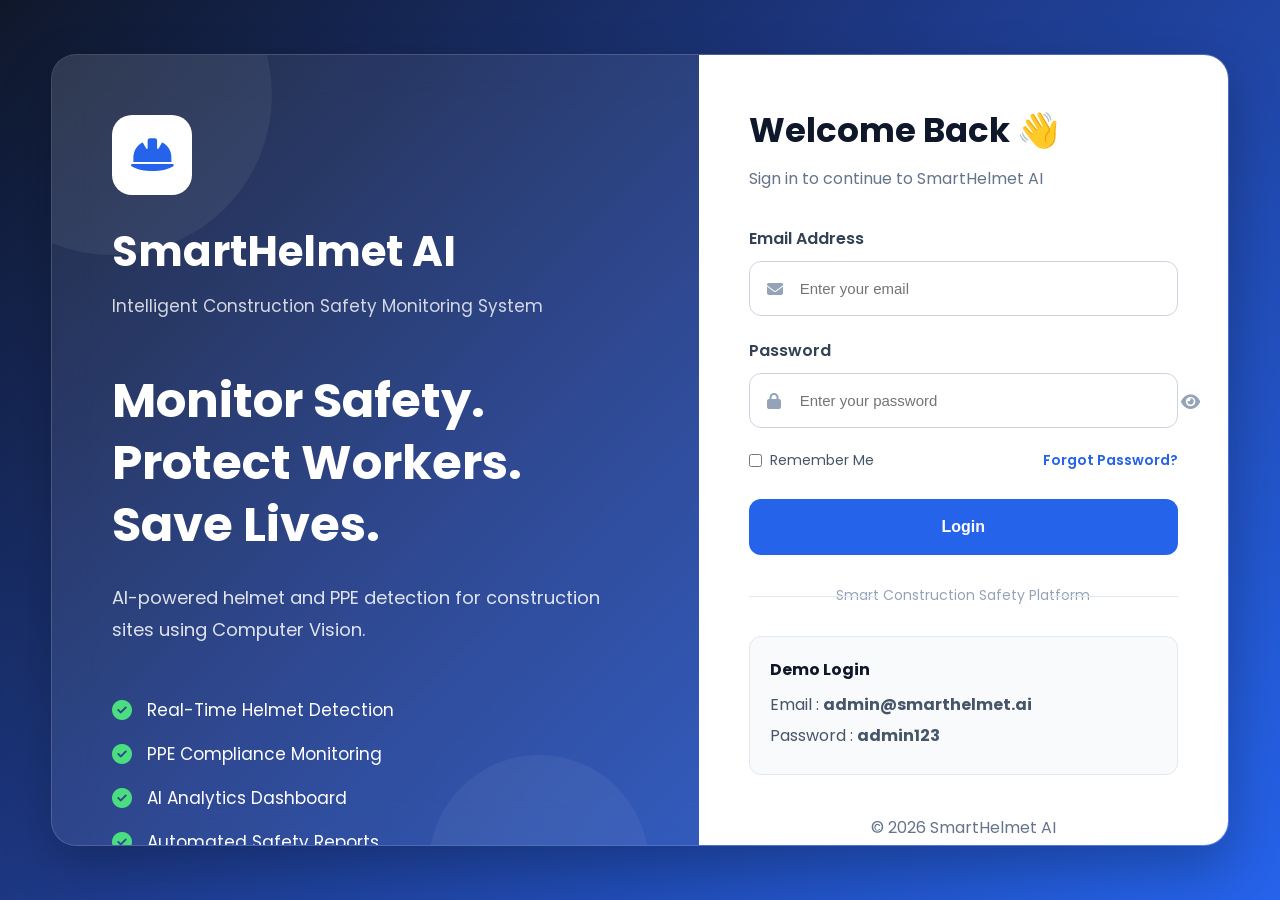
<file: frontend/pages/index.html>
<!DOCTYPE html>
<html lang="en">

<head>

    <meta charset="UTF-8">

    <meta name="viewport"
          content="width=device-width, initial-scale=1.0">

    <title>SmartHelmet AI | Login</title>

    <!-- CSS -->

    <link rel="stylesheet" href="../css/login.css">

    <!-- Font Awesome -->

    <link rel="stylesheet"
          href="https://cdnjs.cloudflare.com/ajax/libs/font-awesome/6.6.0/css/all.min.css">

    <!-- Google Fonts -->

    <link rel="preconnect" href="https://fonts.googleapis.com">

    <link rel="preconnect"
          href="https://fonts.gstatic.com"
          crossorigin>

    <link href="https://fonts.googleapis.com/css2?family=Poppins:wght@300;400;500;600;700&display=swap"
          rel="stylesheet">

</head>

<body>

<div class="login-container">

    <!-- Left Side -->

    <div class="login-left">

        <div class="brand">

            <div class="logo">

                <i class="fa-solid fa-helmet-safety"></i>

            </div>

            <h1>SmartHelmet AI</h1>

            <p>

                Intelligent Construction Safety Monitoring System

            </p>

        </div>

        <div class="hero-content">

            <h2>

                Monitor Safety.<br>

                Protect Workers.<br>

                Save Lives.

            </h2>

            <p>

                AI-powered helmet and PPE detection for
                construction sites using Computer Vision.

            </p>

        </div>

        <div class="feature-list">

            <div class="feature">

                <i class="fa-solid fa-circle-check"></i>

                <span>Real-Time Helmet Detection</span>

            </div>

            <div class="feature">

                <i class="fa-solid fa-circle-check"></i>

                <span>PPE Compliance Monitoring</span>

            </div>

            <div class="feature">

                <i class="fa-solid fa-circle-check"></i>

                <span>AI Analytics Dashboard</span>

            </div>

            <div class="feature">

                <i class="fa-solid fa-circle-check"></i>

                <span>Automated Safety Reports</span>

            </div>

        </div>

    </div>

    <!-- Right Side -->

    <div class="login-right">

        <div class="login-card">

            <h2>

                Welcome Back 👋

            </h2>

            <p>

                Sign in to continue to SmartHelmet AI

            </p>

            <form id="loginForm">

                <div class="input-group">

                    <label>Email Address</label>

                    <div class="input-box">

                        <i class="fa-solid fa-envelope"></i>

                        <input
                            type="email"
                            id="email"
                            placeholder="Enter your email"
                            required>

                    </div>

                </div>

                <div class="input-group">

                    <label>Password</label>

                    <div class="input-box">

                        <i class="fa-solid fa-lock"></i>

                        <input
                            type="password"
                            id="password"
                            placeholder="Enter your password"
                            required>

                        <button
                            type="button"
                            id="togglePassword"
                            class="eye-btn">

                            <i class="fa-solid fa-eye"></i>

                        </button>

                    </div>

                </div>

                                <!-- Remember Me + Forgot Password -->

                <div class="login-options">

                    <label class="remember-me">

                        <input
                            type="checkbox"
                            id="rememberMe"
                        >

                        <span>Remember Me</span>

                    </label>

                    <a
                        href="#"
                        id="forgotPassword"
                    >

                        Forgot Password?

                    </a>

                </div>

                <!-- Login Button -->

                <button
                    type="submit"
                    class="login-btn"
                    id="loginBtn"
                >

                    <span id="loginText">

                        Login

                    </span>

                    <span
                        id="loadingSpinner"
                        class="spinner hidden"
                    >

                        <i class="fa-solid fa-spinner fa-spin"></i>

                    </span>

                </button>

            </form>

            <!-- Divider -->

            <div class="divider">

                <span>Smart Construction Safety Platform</span>

            </div>

            <!-- Demo Credentials -->

            <div class="demo-box">

                <h4>

                    Demo Login

                </h4>

                <p>

                    Email :
                    <strong>admin@smarthelmet.ai</strong>

                </p>

                <p>

                    Password :
                    <strong>admin123</strong>

                </p>

            </div>

        </div>

        <!-- Footer -->

        <div class="login-footer">

            <p>

                © 2026 SmartHelmet AI

            </p>

            <small>

                Powered by FastAPI • YOLO • SQLite

            </small>

        </div>

    </div>

</div>

<!-- JavaScript -->

<script src="../js/login.js"></script> 

</body>

</html>
</file>
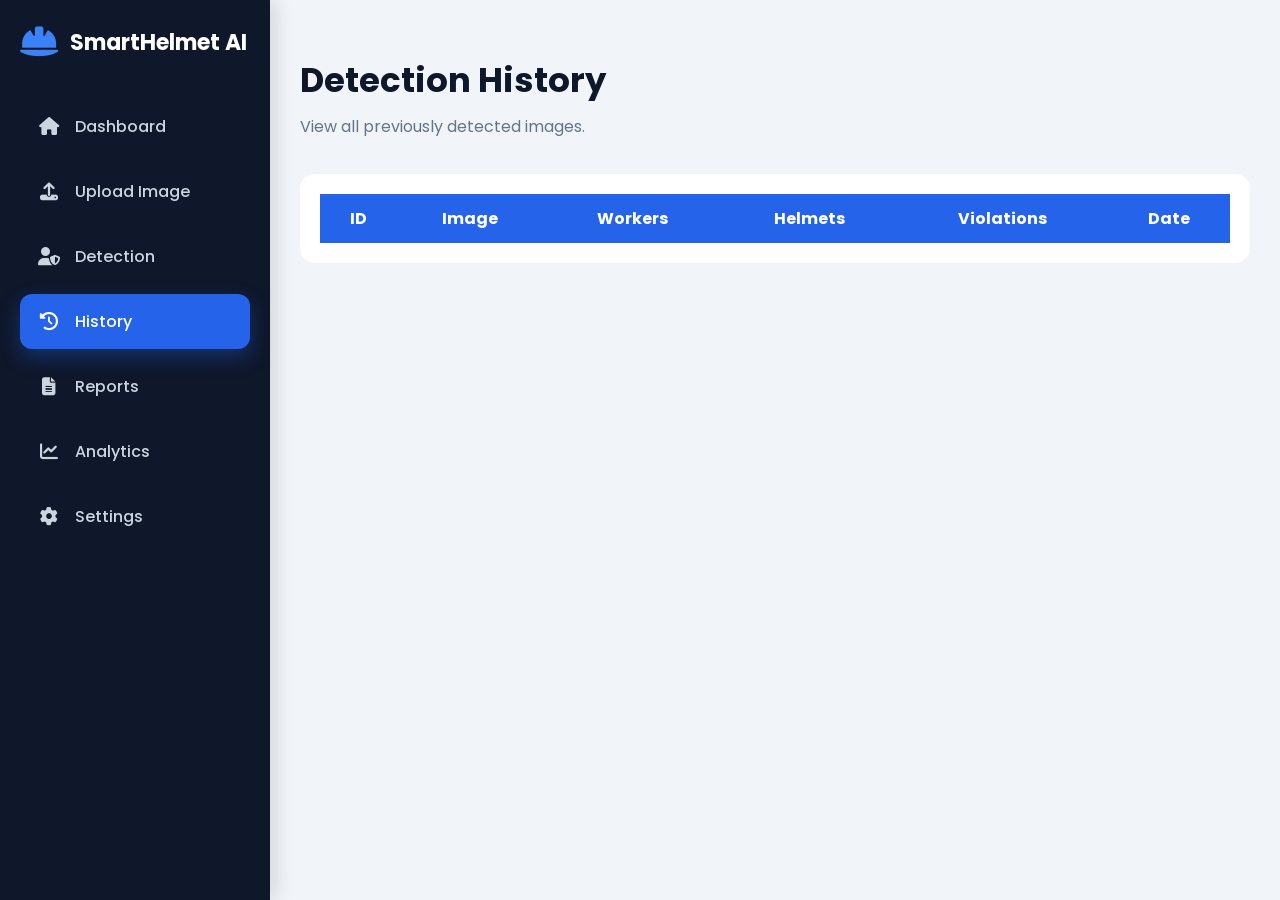
<file: frontend/pages/history.html>
<!DOCTYPE html>
<html lang="en">

<head>

    <meta charset="UTF-8">
    <meta name="viewport" content="width=device-width, initial-scale=1.0">

    <title>History | SmartHelmet AI</title>

    <link rel="stylesheet" href="../css/dashboard.css">
    <link rel="stylesheet" href="../css/sidebar.css">
    <link rel="stylesheet" href="../css/navbar.css">
    <link rel="stylesheet" href="../css/history.css">
    <link rel="stylesheet" href="../css/responsive.css">

    <link rel="stylesheet"
          href="https://cdnjs.cloudflare.com/ajax/libs/font-awesome/6.5.2/css/all.min.css">

</head>

<body>

<div class="container">

    <!-- Sidebar -->
    <aside class="sidebar">

        <div class="logo">
            <i class="fa-solid fa-helmet-safety"></i>
            <h2>SmartHelmet AI</h2>
        </div>

        <ul>

            <li onclick="location.href='dashboard.html'">
                <i class="fa-solid fa-house"></i>
                Dashboard
            </li>

            <li onclick="location.href='upload.html'">
                <i class="fa-solid fa-upload"></i>
                Upload Image
            </li>

            <li onclick="location.href='detection.html'">
                <i class="fa-solid fa-user-shield"></i>
                Detection
            </li>

            <li class="active">
                <i class="fa-solid fa-clock-rotate-left"></i>
                History
            </li>

            <li onclick="location.href='reports.html'">
                <i class="fa-solid fa-file-lines"></i>
                Reports
            </li>

            <li onclick="location.href='analytics.html'">
                <i class="fa-solid fa-chart-line"></i>
                Analytics
            </li>

            <li onclick="location.href='settings.html'">
                <i class="fa-solid fa-gear"></i>
                Settings
            </li>

        </ul>

    </aside>

    <!-- Main -->

    <main class="main-content">

        <header class="dashboard-header">

            <h1>Detection History</h1>

            <p>View all previously detected images.</p>

        </header>

        <div class="table-card">

            <table>

                <thead>

                    <tr>

                        <th>ID</th>

                        <th>Image</th>

                        <th>Workers</th>

                        <th>Helmets</th>

                        <th>Violations</th>

                        <th>Date</th>

                    </tr>

                </thead>

                <tbody id="historyTable">

                </tbody>

            </table>

        </div>

    </main>

</div>

<script src="../js/api.js"></script>
<script src="../js/history.js"></script>

</body>

</html>
</file>
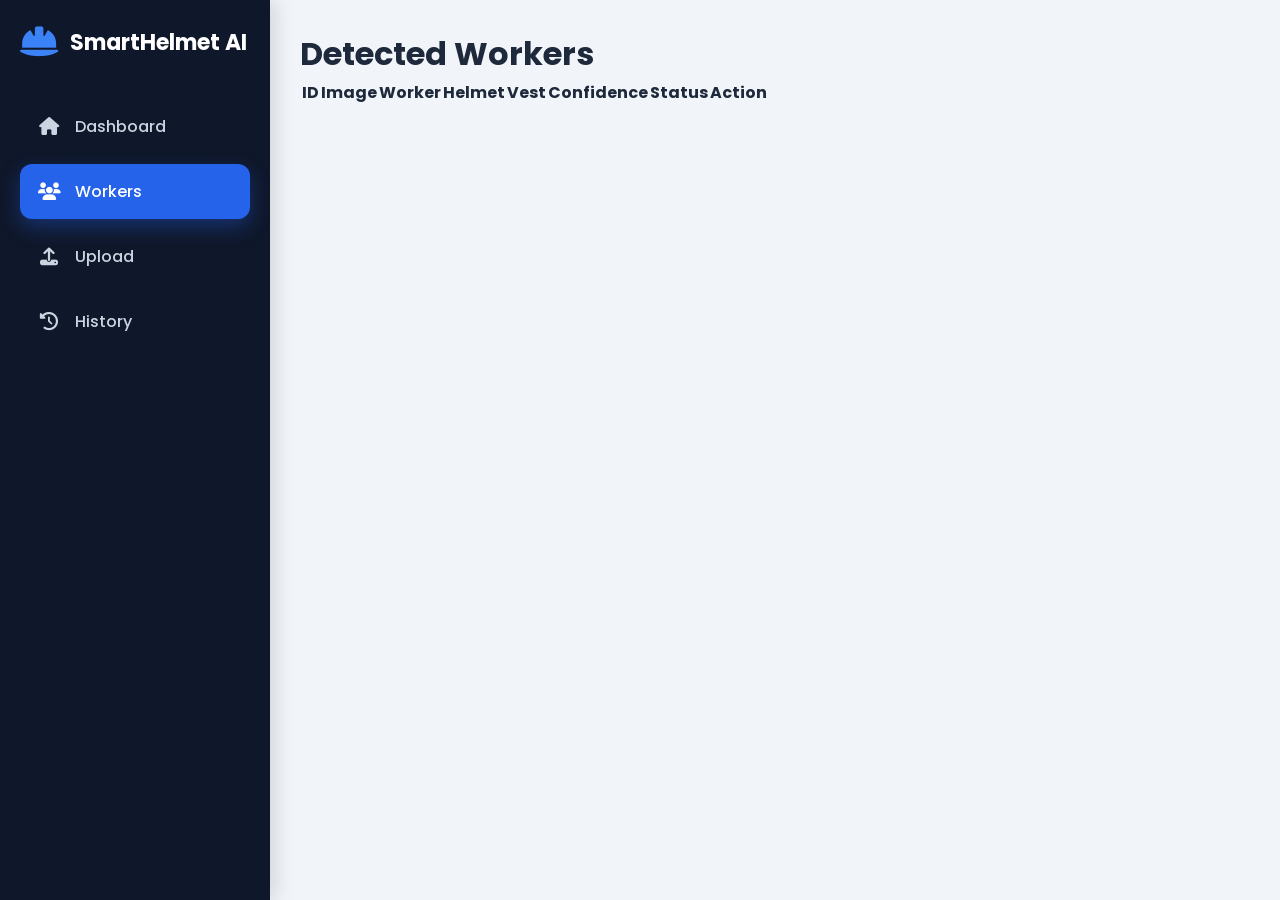
<file: frontend/pages/workers.html>
<!DOCTYPE html>
<html lang="en">

<head>

<meta charset="UTF-8">
<meta name="viewport" content="width=device-width, initial-scale=1.0">

<title>Workers | SmartHelmet AI</title>

<link rel="stylesheet" href="../css/dashboard.css">
<link rel="stylesheet" href="../css/sidebar.css">
<link rel="stylesheet" href="../css/navbar.css">
<link rel="stylesheet" href="../css/responsive.css">

<link rel="stylesheet"
href="https://cdnjs.cloudflare.com/ajax/libs/font-awesome/6.5.2/css/all.min.css">

</head>

<body>

<div class="container">

    <aside class="sidebar">

        <div class="logo">
            <i class="fa-solid fa-helmet-safety"></i>
            <h2>SmartHelmet AI</h2>
        </div>

        <ul>

            <li onclick="location.href='dashboard.html'">
                <i class="fa-solid fa-house"></i>
                Dashboard
            </li>

            <li class="active">
                <i class="fa-solid fa-users"></i>
                Workers
            </li>

            <li onclick="location.href='upload.html'">
                <i class="fa-solid fa-upload"></i>
                Upload
            </li>

            <li onclick="location.href='history.html'">
                <i class="fa-solid fa-clock-rotate-left"></i>
                History
            </li>

        </ul>

    </aside>

    <main class="main-content">

        <h1>Detected Workers</h1>

        <table id="workersTable">

            <thead>

            <tr>

                <th>ID</th>

                <th>Image</th>

                <th>Worker</th>

                <th>Helmet</th>

                <th>Vest</th>

                <th>Confidence</th>

                <th>Status</th>

                <th>Action</th>

            </tr>

            </thead>

            <tbody id="workersTable">

            </tbody>

        </table>

    </main>

</div>

<script src="../js/api.js"></script>
<script src="../js/workers.js"></script>

</body>

</html>
</file>
<file: frontend/css/login.css>
/* =====================================================
   LOGIN.CSS - PART 1
===================================================== */

/* Google Font */

@import url('https://fonts.googleapis.com/css2?family=Poppins:wght@300;400;500;600;700;800&display=swap');

/* Reset */

*{
    margin:0;
    padding:0;
    box-sizing:border-box;
}

body{

    font-family:'Poppins',sans-serif;

    min-height:100vh;

    background:linear-gradient(
        135deg,
        #0F172A 0%,
        #1E3A8A 45%,
        #2563EB 100%
    );

    display:flex;

    justify-content:center;

    align-items:center;

    overflow:hidden;

}

/* =============================
   Main Container
============================= */

.login-container{

    width:92%;

    max-width:1400px;

    height:88vh;

    background:rgba(255,255,255,.08);

    backdrop-filter:blur(20px);

    border:1px solid rgba(255,255,255,.15);

    border-radius:25px;

    display:grid;

    grid-template-columns:1.1fr .9fr;

    overflow:hidden;

    box-shadow:
        0 20px 50px rgba(0,0,0,.25);

}

/* =============================
   Left Side
============================= */

.login-left{

    padding:60px;

    color:#fff;

    display:flex;

    flex-direction:column;

    justify-content:space-between;

    position:relative;

}

/* Decorative Circle */

.login-left::before{

    content:"";

    position:absolute;

    width:320px;

    height:320px;

    background:rgba(255,255,255,.06);

    border-radius:50%;

    top:-120px;

    left:-100px;

}

.login-left::after{

    content:"";

    position:absolute;

    width:220px;

    height:220px;

    background:rgba(255,255,255,.05);

    border-radius:50%;

    bottom:-60px;

    right:50px;

}

/* =============================
   Brand
============================= */

.brand{

    position:relative;

    z-index:2;

}

.logo{

    width:80px;

    height:80px;

    border-radius:20px;

    background:#fff;

    color:#2563EB;

    display:flex;

    justify-content:center;

    align-items:center;

    font-size:38px;

    margin-bottom:25px;

}

.brand h1{

    font-size:42px;

    font-weight:700;

    margin-bottom:10px;

}

.brand p{

    color:rgba(255,255,255,.8);

    font-size:17px;

}

/* =============================
   Hero
============================= */

.hero-content{

    position:relative;

    z-index:2;

}

.hero-content h2{

    font-size:48px;

    line-height:1.3;

    margin-bottom:25px;

    font-weight:700;

}

.hero-content p{

    font-size:18px;

    color:rgba(255,255,255,.85);

    line-height:1.8;

}

/* =============================
   Features
============================= */

.feature-list{

    position:relative;

    z-index:2;

    display:flex;

    flex-direction:column;

    gap:18px;

}

.feature{

    display:flex;

    align-items:center;

    gap:15px;

    font-size:17px;

}

.feature i{

    color:#4ADE80;

    font-size:20px;

}

/* =====================================================
   LOGIN.CSS - PART 2
   Right Panel + Form + Button + Responsive
===================================================== */

/* =============================
   Right Side
============================= */

.login-right{

    background:#ffffff;

    display:flex;

    flex-direction:column;

    justify-content:center;

    align-items:center;

    padding:50px;

}

/* =============================
   Login Card
============================= */

.login-card{

    width:100%;

    max-width:450px;

    animation:fadeIn .8s ease;

}

.login-card h2{

    font-size:34px;

    color:#0F172A;

    margin-bottom:10px;

}

.login-card>p{

    color:#64748B;

    margin-bottom:35px;

}

/* =============================
   Input Groups
============================= */

.input-group{

    margin-bottom:22px;

}

.input-group label{

    display:block;

    font-weight:600;

    color:#334155;

    margin-bottom:10px;

}

.input-box{

    position:relative;

}

.input-box i:first-child{

    position:absolute;

    left:18px;

    top:50%;

    transform:translateY(-50%);

    color:#94A3B8;

}

.input-box input{

    width:100%;

    height:55px;

    padding:0 50px;

    border:1px solid #CBD5E1;

    border-radius:12px;

    outline:none;

    font-size:15px;

    transition:.3s;

}

.input-box input:focus{

    border-color:#2563EB;

    box-shadow:0 0 0 4px rgba(37,99,235,.12);

}

/* =============================
   Password Eye
============================= */

.eye-btn{

    position:absolute;

    right:15px;

    top:50%;

    transform:translateY(-50%);

    border:none;

    background:none;

    cursor:pointer;

    color:#64748B;

    font-size:17px;

}

/* =============================
   Remember Me
============================= */

.login-options{

    display:flex;

    justify-content:space-between;

    align-items:center;

    margin-bottom:28px;

}

.remember-me{

    display:flex;

    align-items:center;

    gap:8px;

    font-size:14px;

    color:#475569;

}

.login-options a{

    color:#2563EB;

    text-decoration:none;

    font-size:14px;

    font-weight:600;

}

.login-options a:hover{

    text-decoration:underline;

}

/* =============================
   Login Button
============================= */

.login-btn{

    width:100%;

    height:56px;

    border:none;

    border-radius:12px;

    background:#2563EB;

    color:#fff;

    font-size:16px;

    font-weight:600;

    cursor:pointer;

    transition:.3s;

    display:flex;

    justify-content:center;

    align-items:center;

    gap:10px;

}

.login-btn:hover{

    background:#1D4ED8;

    transform:translateY(-2px);

    box-shadow:0 12px 25px rgba(37,99,235,.35);

}

/* =============================
   Spinner
============================= */

.hidden{

    display:none;

}

/* =============================
   Divider
============================= */

.divider{

    margin:30px 0;

    text-align:center;

    color:#94A3B8;

    font-size:14px;

    position:relative;

}

.divider::before{

    content:"";

    position:absolute;

    left:0;

    top:50%;

    width:30%;

    height:1px;

    background:#E2E8F0;

}

.divider::after{

    content:"";

    position:absolute;

    right:0;

    top:50%;

    width:30%;

    height:1px;

    background:#E2E8F0;

}

/* =============================
   Demo Box
============================= */

.demo-box{

    background:#F8FAFC;

    border:1px solid #E2E8F0;

    border-radius:12px;

    padding:20px;

}

.demo-box h4{

    color:#0F172A;

    margin-bottom:10px;

}

.demo-box p{

    margin:6px 0;

    color:#475569;

}

/* =============================
   Footer
============================= */

.login-footer{

    margin-top:40px;

    text-align:center;

    color:#64748B;

}

.login-footer small{

    display:block;

    margin-top:5px;

}

/* =============================
   Animation
============================= */

@keyframes fadeIn{

    from{

        opacity:0;

        transform:translateY(20px);

    }

    to{

        opacity:1;

        transform:translateY(0);

    }

}

/* =============================
   Responsive
============================= */

@media(max-width:992px){

    .login-container{

        grid-template-columns:1fr;

        height:auto;

        margin:30px 0;

    }

    .login-left{

        display:none;

    }

    .login-right{

        padding:40px 25px;

    }

}

@media(max-width:576px){

    .login-card h2{

        font-size:28px;

    }

    .login-options{

        flex-direction:column;

        align-items:flex-start;

        gap:15px;

    }

    .login-btn{

        height:52px;

    }

}
</file>
<file: frontend/css/dashboard.css>
/* =====================================================
   DASHBOARD.CSS
   SmartHelmet AI Dashboard
===================================================== */

/* ---------- Google Font ---------- */

@import url('https://fonts.googleapis.com/css2?family=Poppins:wght@300;400;500;600;700&display=swap');

/* ---------- Reset ---------- */

*{
    margin:0;
    padding:0;
    box-sizing:border-box;
    font-family:'Poppins',sans-serif;
}

/* ---------- Body ---------- */

body{

    background:#F1F5F9;

    color:#1E293B;

}

/* ---------- Main Container ---------- */

.container{

    display:flex;

    min-height:100vh;

}

/* ---------- Main Content ---------- */

.main-content{

    flex:1;

    margin-left:270px;

    padding:30px;

    transition:.3s;

}

/* ---------- Dashboard Header ---------- */

.dashboard-header{

    margin-top:25px;

    margin-bottom:35px;

}

.dashboard-header h1{

    font-size:34px;

    color:#0F172A;

    font-weight:700;

}

.dashboard-header p{

    color:#64748B;

    margin-top:8px;

    font-size:16px;

}

/* ---------- Dashboard Grid ---------- */

.dashboard-grid{

    display:grid;

    grid-template-columns:2fr 1fr;

    gap:25px;

    margin-bottom:30px;

}

/* ---------- Bottom Grid ---------- */

.bottom-grid{

    display:grid;

    grid-template-columns:2fr 1fr;

    gap:25px;

    margin-top:30px;

}

/* ---------- White Section ---------- */

.section{

    background:#ffffff;

    border-radius:18px;

    padding:25px;

    box-shadow:0 8px 20px rgba(0,0,0,.08);

}

/* ---------- Section Title ---------- */

.section-title{

    font-size:22px;

    color:#1E293B;

    margin-bottom:20px;

}

/* ---------- Responsive ---------- */

@media(max-width:992px){

    .main-content{

        margin-left:0;

        padding:20px;

    }

    .dashboard-grid{

        grid-template-columns:1fr;

    }

    .bottom-grid{

        grid-template-columns:1fr;

    }

}

@media(max-width:768px){

    .main-content{

        padding:15px;

    }

    .dashboard-header h1{

        font-size:28px;

    }

}

/* =====================================================
   DASHBOARD.CSS - PART 2
   Layout Utilities & Dashboard Sections
===================================================== */

/* ---------- Page Wrapper ---------- */

.page-wrapper{

    width:100%;

    display:flex;

    flex-direction:column;

}

/* ---------- Dashboard Sections ---------- */

.dashboard-section{

    margin-bottom:35px;

}

.dashboard-section:last-child{

    margin-bottom:0;

}

/* ---------- Section Header ---------- */

.section-header{

    display:flex;

    justify-content:space-between;

    align-items:center;

    margin-bottom:20px;

}

.section-header h2{

    font-size:24px;

    color:#0F172A;

    font-weight:600;

}

.section-header p{

    color:#64748B;

    font-size:14px;

}

/* ---------- Dashboard Rows ---------- */

.dashboard-row{

    display:grid;

    grid-template-columns:repeat(2,1fr);

    gap:25px;

    margin-bottom:30px;

}

.dashboard-row:last-child{

    margin-bottom:0;

}

/* ---------- Card Container ---------- */

.card-container{

    display:flex;

    flex-direction:column;

    gap:20px;

}

/* ---------- White Box ---------- */

.white-box{

    background:#ffffff;

    border-radius:18px;

    padding:25px;

    box-shadow:0 8px 20px rgba(0,0,0,.08);

}

/* ---------- Small Title ---------- */

.small-title{

    font-size:18px;

    font-weight:600;

    color:#1E293B;

    margin-bottom:15px;

}

/* ---------- Description ---------- */

.description{

    color:#64748B;

    line-height:1.7;

    font-size:15px;

}

/* ---------- Divider ---------- */

.divider{

    width:100%;

    height:1px;

    background:#E2E8F0;

    margin:20px 0;

}

/* ---------- Flex Utilities ---------- */

.flex{

    display:flex;

}

.flex-column{

    display:flex;

    flex-direction:column;

}

.align-center{

    align-items:center;

}

.justify-between{

    justify-content:space-between;

}

.justify-center{

    justify-content:center;

}

.gap-10{

    gap:10px;

}

.gap-20{

    gap:20px;

}

.gap-30{

    gap:30px;

}

/* ---------- Margin Utilities ---------- */

.mt-10{

    margin-top:10px;

}

.mt-20{

    margin-top:20px;

}

.mt-30{

    margin-top:30px;

}

.mb-10{

    margin-bottom:10px;

}

.mb-20{

    margin-bottom:20px;

}

.mb-30{

    margin-bottom:30px;

}

/* ---------- Padding Utilities ---------- */

.p-10{

    padding:10px;

}

.p-20{

    padding:20px;

}

.p-30{

    padding:30px;

}

/* ---------- Rounded ---------- */

.rounded{

    border-radius:12px;

}

.rounded-lg{

    border-radius:18px;

}

/* ---------- Shadow ---------- */

.shadow{

    box-shadow:0 8px 20px rgba(0,0,0,.08);

}

/* ---------- Fade Animation ---------- */

.fade-in{

    animation:fadeIn .6s ease;

}

@keyframes fadeIn{

    from{

        opacity:0;

        transform:translateY(20px);

    }

    to{

        opacity:1;

        transform:translateY(0);

    }

}

/* ---------- Responsive ---------- */

@media(max-width:992px){

    .dashboard-row{

        grid-template-columns:1fr;

    }

}

@media(max-width:768px){

    .section-header{

        flex-direction:column;

        align-items:flex-start;

        gap:8px;

    }

    .section-header h2{

        font-size:20px;

    }

    .white-box{

        padding:20px;

    }

}

@media(max-width:480px){

    .dashboard-section{

        margin-bottom:25px;

    }

    .small-title{

        font-size:16px;

    }

    .description{

        font-size:14px;

    }

}

.export-btn{

    background:#2563EB;

    color:white;

    border:none;

    padding:10px 18px;

    border-radius:8px;

    cursor:pointer;

}
</file>
<file: frontend/css/sidebar.css>
/* =====================================================
   SIDEBAR.CSS - PART 1
===================================================== */

/* ---------- Sidebar ---------- */

.sidebar{

    position:fixed;

    left:0;

    top:0;

    width:270px;

    height:100vh;

    background:#0F172A;

    color:#ffffff;

    padding:25px 20px;

    display:flex;

    flex-direction:column;

    justify-content:flex-start;

    box-shadow:4px 0 20px rgba(0,0,0,.15);

    z-index:1000;

}

/* ---------- Logo ---------- */

.logo{

    display:flex;

    align-items:center;

    gap:12px;

    margin-bottom:40px;

}

.logo i{

    font-size:34px;

    color:#3B82F6;

}

.logo h2{

    font-size:22px;

    font-weight:700;

    color:#ffffff;

}

/* ---------- Navigation ---------- */

.sidebar ul{

    list-style:none;

    display:flex;

    flex-direction:column;

    gap:10px;

}

/* ---------- Navigation Item ---------- */

.sidebar ul li{

    display:flex;

    align-items:center;

    gap:15px;

    padding:15px 18px;

    border-radius:12px;

    cursor:pointer;

    transition:all .3s ease;

    font-size:16px;

    font-weight:500;

    color:#CBD5E1;

}

/* ---------- Icon ---------- */

.sidebar ul li i{

    width:22px;

    text-align:center;

    font-size:18px;

}

/* ---------- Hover ---------- */

.sidebar ul li:hover{

    background:#1E293B;

    color:#ffffff;

    transform:translateX(6px);

}

/* ---------- Active ---------- */

.sidebar ul li.active{

    background:#2563EB;

    color:#ffffff;

    box-shadow:0 8px 20px rgba(37,99,235,.35);

}

.sidebar ul li.active i{

    color:#ffffff;

}

/* =====================================================
   SIDEBAR.CSS - PART 2
===================================================== */

/* ---------- Sidebar Divider ---------- */

.sidebar-divider{

    width:100%;

    height:1px;

    background:rgba(255,255,255,.1);

    margin:25px 0;

}

/* ---------- Sidebar Footer ---------- */

.sidebar-footer{

    margin-top:auto;

    padding-top:20px;

}

/* ---------- User Card ---------- */

.user-card{

    display:flex;

    align-items:center;

    gap:12px;

    padding:15px;

    border-radius:14px;

    background:rgba(255,255,255,.06);

    transition:.3s;

}

.user-card:hover{

    background:rgba(255,255,255,.12);

}

.user-card img{

    width:50px;

    height:50px;

    border-radius:50%;

    object-fit:cover;

    border:2px solid #3B82F6;

}

.user-info{

    flex:1;

}

.user-info h4{

    font-size:15px;

    color:#ffffff;

    margin-bottom:3px;

}

.user-info p{

    font-size:12px;

    color:#94A3B8;

}

/* ---------- Logout Button ---------- */

.logout-btn{

    margin-top:18px;

    width:100%;

    display:flex;

    justify-content:center;

    align-items:center;

    gap:10px;

    padding:14px;

    border:none;

    border-radius:12px;

    background:#EF4444;

    color:#ffffff;

    cursor:pointer;

    font-size:15px;

    font-weight:600;

    transition:.3s;

}

.logout-btn:hover{

    background:#DC2626;

    transform:translateY(-2px);

}

.logout-btn i{

    font-size:16px;

}

/* ---------- Sidebar Scroll ---------- */

.sidebar{

    overflow-y:auto;

    overflow-x:hidden;

}

.sidebar::-webkit-scrollbar{

    width:6px;

}

.sidebar::-webkit-scrollbar-track{

    background:transparent;

}

.sidebar::-webkit-scrollbar-thumb{

    background:#334155;

    border-radius:20px;

}

.sidebar::-webkit-scrollbar-thumb:hover{

    background:#475569;

}

/* ---------- Sidebar Animation ---------- */

.sidebar{

    animation:slideIn .5s ease;

}

@keyframes slideIn{

    from{

        transform:translateX(-100%);

        opacity:0;

    }

    to{

        transform:translateX(0);

        opacity:1;

    }

}

/* ---------- Mobile Menu Button ---------- */

.menu-toggle{

    display:none;

    width:45px;

    height:45px;

    border:none;

    border-radius:10px;

    background:#2563EB;

    color:#ffffff;

    cursor:pointer;

    font-size:20px;

}

/* ---------- Responsive ---------- */

@media(max-width:992px){

    .sidebar{

        transform:translateX(-100%);

        transition:.35s;

    }

    .sidebar.active{

        transform:translateX(0);

    }

    .menu-toggle{

        display:flex;

        justify-content:center;

        align-items:center;

    }

}

@media(max-width:768px){

    .sidebar{

        width:250px;

        padding:20px 15px;

    }

    .logo h2{

        font-size:20px;

    }

    .sidebar ul li{

        padding:13px 15px;

        font-size:15px;

    }

}

@media(max-width:480px){

    .sidebar{

        width:230px;

    }

    .logo i{

        font-size:28px;

    }

    .logo h2{

        font-size:18px;

    }

    .user-card{

        padding:12px;

    }

    .logout-btn{

        padding:12px;

        font-size:14px;

    }

}
</file>
<file: frontend/css/navbar.css>
/* =====================================================
   NAVBAR.CSS - PART 1
===================================================== */

/* ---------- Navbar ---------- */

.navbar{

    width:100%;

    height:75px;

    background:#ffffff;

    border-radius:18px;

    padding:0 25px;

    display:flex;

    justify-content:space-between;

    align-items:center;

    box-shadow:0 8px 20px rgba(0,0,0,.08);

    position:relative;

}

/* ---------- Search Box ---------- */

.search-box{

    width:380px;

    height:48px;

    background:#F8FAFC;

    border:1px solid #E2E8F0;

    border-radius:12px;

    display:flex;

    align-items:center;

    padding:0 18px;

    transition:.3s;

}

.search-box:hover{

    border-color:#2563EB;

}

.search-box i{

    color:#64748B;

    font-size:16px;

    margin-right:12px;

}

.search-box input{

    flex:1;

    border:none;

    outline:none;

    background:transparent;

    font-size:15px;

    color:#0F172A;

}

.search-box input::placeholder{

    color:#94A3B8;

}

/* ---------- Navbar Right ---------- */

.navbar-right{

    display:flex;

    align-items:center;

    gap:22px;

}

/* ---------- Notification ---------- */

.notification-wrapper{

    position:relative;

}

.notification{

    width:48px;

    height:48px;

    border:none;

    border-radius:50%;

    background:#F8FAFC;

    cursor:pointer;

    transition:.3s;

    display:flex;

    justify-content:center;

    align-items:center;

}

.notification:hover{

    background:#2563EB;

}

.notification:hover i{

    color:#ffffff;

}

.notification i{

    font-size:18px;

    color:#475569;

    transition:.3s;

}

/* ---------- Badge ---------- */

.badge{

    position:absolute;

    top:-4px;

    right:-2px;

    width:20px;

    height:20px;

    background:#EF4444;

    color:#ffffff;

    border-radius:50%;

    display:flex;

    justify-content:center;

    align-items:center;

    font-size:11px;

    font-weight:600;

}

/* =====================================================
   NAVBAR.CSS - PART 2
===================================================== */

/* ---------- Notification Dropdown ---------- */

.notification-menu{

    position:absolute;

    top:60px;

    right:0;

    width:340px;

    background:#ffffff;

    border-radius:16px;

    box-shadow:0 15px 35px rgba(0,0,0,.12);

    padding:20px;

    display:none;

    z-index:1000;

    animation:fadeDown .3s ease;

}

.notification-menu.active{

    display:block;

}

.notification-menu h3{

    color:#0F172A;

    margin-bottom:18px;

    font-size:18px;

    font-weight:600;

}

.notification-item{

    padding:14px 12px;

    border-radius:10px;

    margin-bottom:10px;

    background:#F8FAFC;

    color:#475569;

    cursor:pointer;

    transition:.3s;

    font-size:14px;

    line-height:1.5;

}

.notification-item:last-child{

    margin-bottom:0;

}

.notification-item:hover{

    background:#EFF6FF;

    color:#2563EB;

}

/* ---------- Profile ---------- */

.profile{

    display:flex;

    align-items:center;

    gap:12px;

    cursor:pointer;

    padding:8px 12px;

    border-radius:12px;

    transition:.3s;

    position:relative;

}

.profile:hover{

    background:#F8FAFC;

}

.profile img{

    width:45px;

    height:45px;

    border-radius:50%;

    object-fit:cover;

    border:2px solid #2563EB;

}

.profile h4{

    font-size:15px;

    color:#0F172A;

    margin-bottom:2px;

}

.profile small{

    color:#64748B;

    font-size:12px;

}

.profile i{

    color:#64748B;

    font-size:14px;

    transition:.3s;

}

.profile:hover i{

    transform:rotate(180deg);

}

/* ---------- Profile Dropdown ---------- */

.profile-dropdown{

    position:absolute;

    top:78px;

    right:0;

    width:240px;

    background:#ffffff;

    border-radius:16px;

    box-shadow:0 15px 35px rgba(0,0,0,.12);

    padding:12px 0;

    display:none;

    z-index:1000;

    animation:fadeDown .3s ease;

}

.profile-dropdown.active{

    display:block;

}

.profile-dropdown a{

    display:flex;

    align-items:center;

    gap:12px;

    padding:14px 20px;

    text-decoration:none;

    color:#475569;

    transition:.3s;

    font-size:15px;

}

.profile-dropdown a:hover{

    background:#EFF6FF;

    color:#2563EB;

}

.profile-dropdown a i{

    width:18px;

    text-align:center;

}

/* ---------- Animation ---------- */

@keyframes fadeDown{

    from{

        opacity:0;

        transform:translateY(-10px);

    }

    to{

        opacity:1;

        transform:translateY(0);

    }

}

/* ---------- Responsive ---------- */

@media(max-width:992px){

    .search-box{

        width:250px;

    }

}

@media(max-width:768px){

    .navbar{

        flex-direction:column;

        align-items:flex-start;

        gap:15px;

        height:auto;

        padding:20px;

    }

    .search-box{

        width:100%;

    }

    .navbar-right{

        width:100%;

        justify-content:space-between;

    }

    .notification-menu{

        width:300px;

        right:0;

    }

    .profile-dropdown{

        width:220px;

        right:0;

    }

}

@media(max-width:480px){

    .notification-menu{

        width:100%;

        right:0;

        left:0;

    }

    .profile{

        gap:8px;

    }

    .profile h4{

        font-size:14px;

    }

    .profile small{

        font-size:11px;

    }

}

.profile{

    cursor:pointer;

    transition:0.3s;

}

.profile:hover{

    background:#f5f5f5;

    border-radius:12px;

}

.notification{

    position:relative;

}

.notification-menu{

    position:absolute;

    top:75px;

    right:30px;

    width:340px;

    background:#fff;

    border-radius:15px;

    box-shadow:0 15px 35px rgba(0,0,0,.15);

    display:none;

    z-index:1000;

    overflow:hidden;

}

.notification-menu.active{

    display:block;

}

.notification-header{

    padding:15px 20px;

    border-bottom:1px solid #eee;

    font-weight:600;

}

.notification-item{

    display:flex;

    gap:15px;

    padding:15px 20px;

    cursor:pointer;

    transition:.3s;

}

.notification-item:hover{

    background:#f4f7fb;

}

.notification-item i{

    color:#2563EB;

    font-size:18px;

    margin-top:3px;

}

.notification-item p{

    margin-top:5px;

    font-size:13px;

    color:#666;

}

.unread{

    border-left:4px solid #2563EB;

    background:#f8fbff;

}
</file>
<file: frontend/css/history.css>
.table-card{

    background:#fff;

    border-radius:15px;

    padding:20px;

    margin-top:20px;

}

table{

    width:100%;

    border-collapse:collapse;

}

th{

    background:#2563eb;

    color:white;

    padding:12px;

}

td{

    padding:12px;

    border-bottom:1px solid #ddd;

    text-align:center;

}

tr:hover{

    background:#f5f5f5;

}
</file>
<file: frontend/css/responsive.css>
/* =====================================================
   RESPONSIVE.CSS - PART 1
===================================================== */

/* ---------- Large Desktop (1400px+) ---------- */

@media screen and (min-width:1400px){

    .main-content{

        padding:35px;

    }

    .stats-cards{

        grid-template-columns:repeat(4,1fr);

    }

}

/* ---------- Laptop (1200px) ---------- */

@media screen and (max-width:1200px){

    .stats-cards{

        grid-template-columns:repeat(2,1fr);

    }

    .dashboard-grid{

        grid-template-columns:1fr;

    }

    .analytics-section{

        grid-template-columns:1fr;

    }

    .bottom-grid{

        grid-template-columns:1fr;

    }

}

/* ---------- Tablet Landscape ---------- */

@media screen and (max-width:992px){

    .sidebar{

        transform:translateX(-100%);

        transition:.35s;

    }

    .sidebar.active{

        transform:translateX(0);

    }

    .main-content{

        margin-left:0;

        width:100%;

        padding:20px;

    }

    .navbar{

        padding:20px;

    }

    .search-box{

        width:280px;

    }

    .stats-cards{

        grid-template-columns:repeat(2,1fr);

    }

}

/* ---------- Tablet Portrait ---------- */

@media screen and (max-width:768px){

    .navbar{

        flex-direction:column;

        align-items:flex-start;

        gap:15px;

        height:auto;

    }

    .navbar-right{

        width:100%;

        justify-content:space-between;

    }

    .search-box{

        width:100%;

    }

    .dashboard-header h1{

        font-size:28px;

    }

    .dashboard-header p{

        font-size:15px;

    }

    .stats-cards{

        grid-template-columns:1fr;

    }

    .dashboard-grid,

    .analytics-section,

    .bottom-grid{

        grid-template-columns:1fr;

    }

    .table-responsive{

        overflow-x:auto;

    }

}

/* ---------- Mobile ---------- */

@media screen and (max-width:576px){

    .main-content{

        padding:15px;

    }

    .dashboard-header{

        margin-bottom:25px;

    }

    .dashboard-header h1{

        font-size:24px;

    }

    .dashboard-header p{

        font-size:14px;

    }

    .navbar{

        padding:15px;

    }

    .profile h4{

        font-size:14px;

    }

    .profile small{

        font-size:11px;

    }

}

/* =====================================================
   RESPONSIVE.CSS - PART 2
===================================================== */

/* ---------- Small Mobile (480px) ---------- */

@media screen and (max-width:480px){

    .main-content{

        padding:12px;

    }

    .navbar{

        padding:12px;

        border-radius:12px;

    }

    .dashboard-header h1{

        font-size:22px;

    }

    .dashboard-header p{

        font-size:13px;

    }

    .card{

        padding:18px;

    }

    .card-icon{

        width:55px;

        height:55px;

        font-size:22px;

    }

    .card-info h2{

        font-size:24px;

    }

    .card-info p{

        font-size:13px;

    }

    .upload-card,

    .summary-card,

    .analytics-card,

    .table-card,

    .activity-card,

    .system-card{

        padding:18px;

    }

}

/* ---------- Extra Small Devices ---------- */

@media screen and (max-width:360px){

    .logo h2{

        font-size:18px;

    }

    .profile img{

        width:38px;

        height:38px;

    }

    .profile h4{

        font-size:13px;

    }

    .profile small{

        display:none;

    }

    .notification{

        width:42px;

        height:42px;

    }

}

/* ---------- Responsive Table ---------- */

.table-responsive{

    width:100%;

    overflow-x:auto;

    -webkit-overflow-scrolling:touch;

}

.table-responsive table{

    min-width:800px;

}

/* ---------- Responsive Chart ---------- */

.chart-container{

    overflow-x:auto;

}

.chart-container canvas{

    max-width:100%;

    height:auto;

}

/* ---------- Upload Preview ---------- */

.upload-preview img{

    max-width:100%;

    height:auto;

}

/* ---------- Notification Dropdown ---------- */

@media(max-width:768px){

    .notification-menu{

        width:300px;

        right:0;

    }

}

@media(max-width:480px){

    .notification-menu{

        width:100%;

        left:0;

        right:0;

        border-radius:12px;

    }

}

/* ---------- Profile Dropdown ---------- */

@media(max-width:480px){

    .profile-dropdown{

        width:100%;

        left:0;

        right:0;

        border-radius:12px;

    }

}

/* ---------- Buttons ---------- */

button{

    max-width:100%;

}

.quick-actions{

    flex-wrap:wrap;

}

.quick-actions button{

    flex:1 1 180px;

}

/* ---------- Images ---------- */

img{

    max-width:100%;

    height:auto;

}

/* ---------- Smooth Transitions ---------- */

*{

    transition:

    background-color .3s,

    color .3s,

    border-color .3s,

    box-shadow .3s,

    transform .3s;

}

/* ---------- Utility Classes ---------- */

.hide-mobile{

    display:block;

}

.show-mobile{

    display:none;

}

@media(max-width:768px){

    .hide-mobile{

        display:none;

    }

    .show-mobile{

        display:block;

    }

}

/* ---------- Landscape Phones ---------- */

@media screen and (max-height:500px){

    .sidebar{

        overflow-y:auto;

    }

}

/* ---------- Print ---------- */

@media print{

    .sidebar,

    .navbar,

    .notification-menu,

    .profile-dropdown,

    .logout-btn{

        display:none !important;

    }

    .main-content{

        margin:0;

        padding:0;

    }

    body{

        background:#ffffff;

    }

}
</file>
